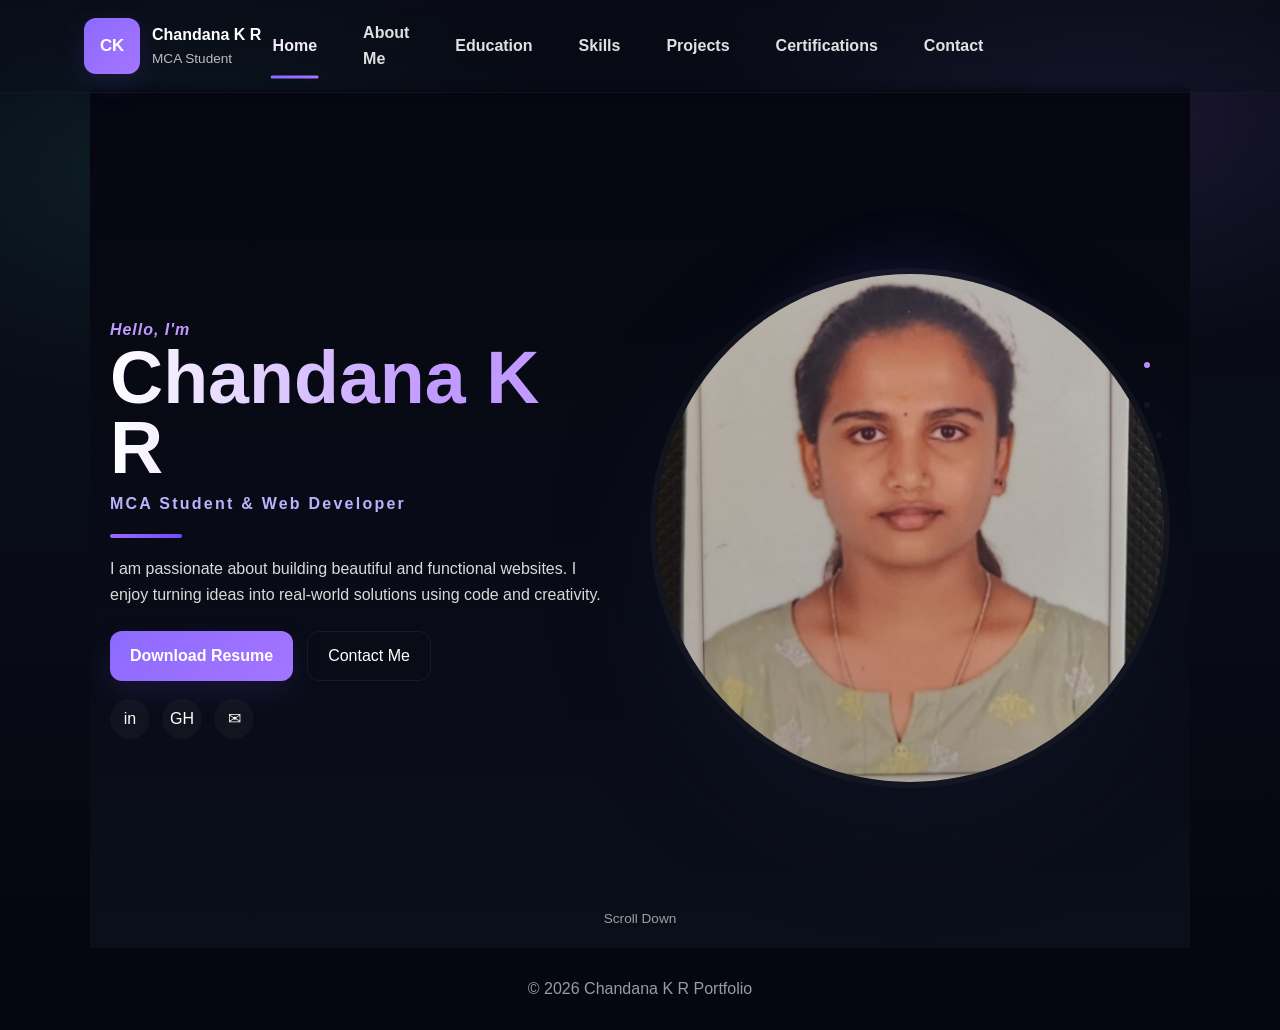
<file: index.html>
﻿<!DOCTYPE html>
<html>
<head>
    <title>Chandana K R Portfolio</title>
    <meta name="viewport" content="width=device-width,initial-scale=1">
    <link rel="stylesheet" href="style.css">
</head>
<body>

<header class="topbar">
    <div class="topbar-inner">
        <div class="brand">
            <span class="brand-icon">CK</span>
            <div>
                <span class="brand-text">Chandana K R</span>
                <p class="brand-subtitle">MCA Student </p>
            </div>
        </div>

        <nav class="nav-menu">
            <a class="active" href="index.html">Home</a>
            <a href="about.html">About Me</a>
            <a href="education.html">Education</a>
            <a href="skills.html">Skills</a>
            <a href="projects.html">Projects</a>
            <a href="certificates.html">Certifications</a>
            <a href="contact.html">Contact</a>
        </nav>

    </div>
</header>

<section class="hero-landing">
    <div class="hero-inner">
        <div class="hero-left">
            <span class="hero-eyebrow">Hello, I'm</span>
            <h1>Chandana K R</h1>
            <p class="hero-title">MCA Student & Web Developer</p>
            <div class="hero-divider"></div>
            <p class="hero-lead">I am passionate about building beautiful and functional websites. I enjoy turning ideas into real-world solutions using code and creativity.</p>
            <div class="hero-ctas">
                <a class="cta primary" href="ChandanaKRresume.pdf" download>Download Resume</a>
                <a class="cta secondary" href="contact.html">Contact Me</a>
            </div>
            <div class="hero-social">
                <a href="https://linkedin.com" target="_blank" rel="noreferrer">in</a>
                <a href="https://github.com" target="_blank" rel="noreferrer">GH</a>
                <a href="mailto:krchandana2004@gmail.com">✉</a>
            </div>
        </div>

        <div class="hero-right">
            <div class="hero-image-shell">
                <img src="images/profile.jpg" alt="Chandana K R" class="hero-photo">
            </div>
        </div>
    </div>
</section>
<footer>
    <p>© 2026 Chandana K R Portfolio</p>
</footer>

<script src="script.js"></script>
</body>
</html>
</file>
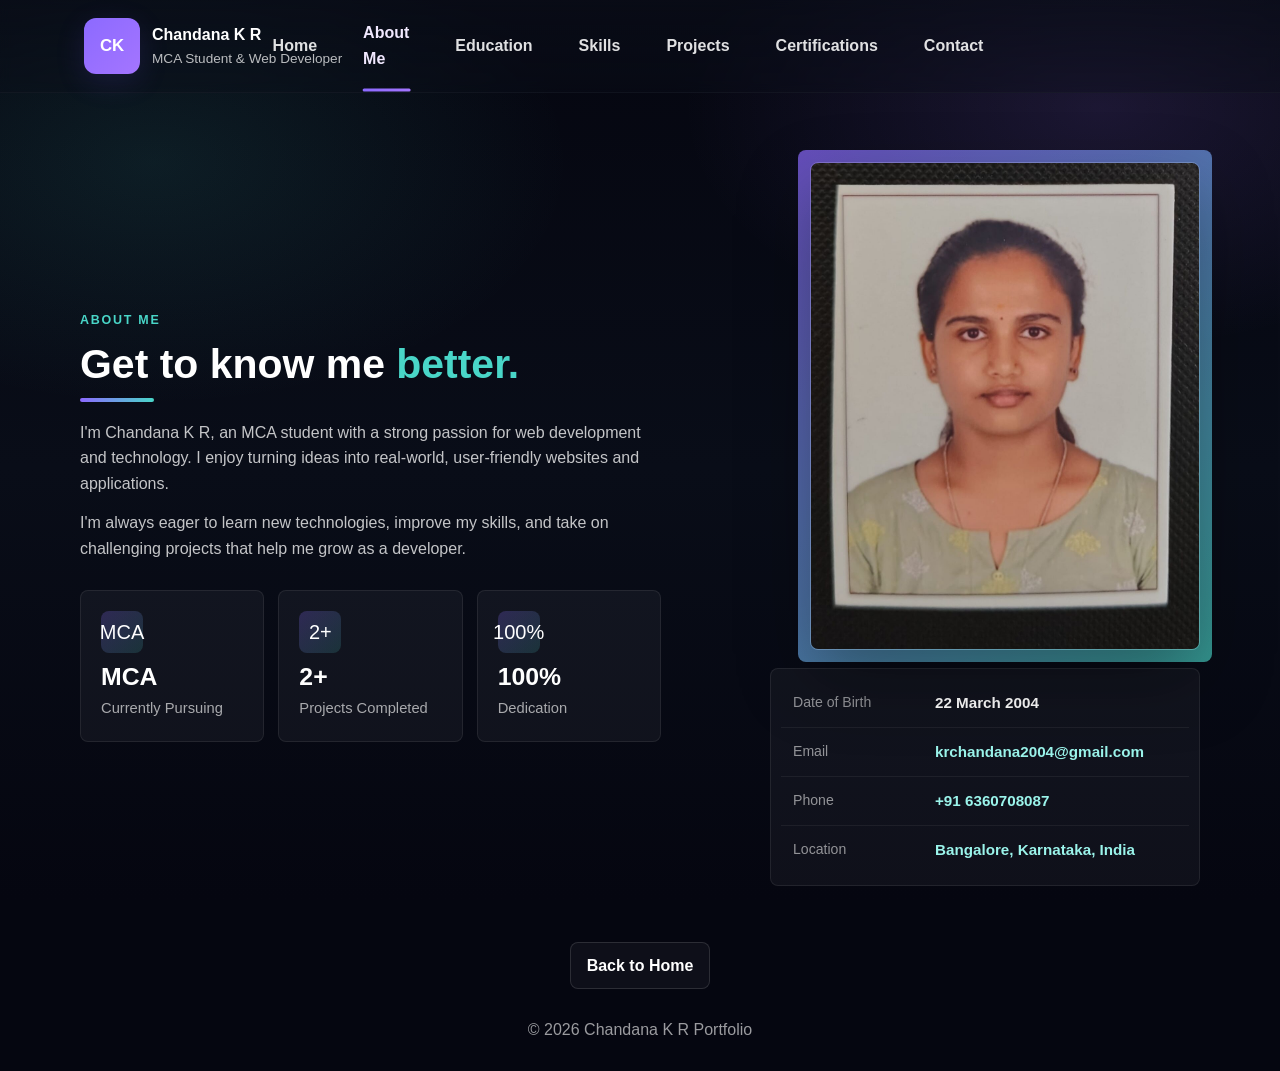
<file: about.html>
<!DOCTYPE html>
<html lang="en">
<head>
    <title>About | Chandana K R Portfolio</title>
    <meta name="viewport" content="width=device-width,initial-scale=1">
    <link rel="stylesheet" href="style.css">
</head>
<body>

<header class="topbar about-topbar">
    <div class="topbar-inner">
        <div class="brand">
            <span class="brand-icon">CK</span>
            <div>
                <span class="brand-text">Chandana K R</span>
                <p class="brand-subtitle">MCA Student & Web Developer</p>
            </div>
        </div>

        <nav class="nav-menu">
            <a href="index.html">Home</a>
            <a class="active" href="about.html">About Me</a>
            <a href="education.html">Education</a>
            <a href="skills.html">Skills</a>
            <a href="projects.html">Projects</a>
            <a href="certificates.html">Certifications</a>
            <a href="contact.html">Contact</a>
        </nav>
    </div>
</header>

<section class="about-section">
    <div class="about-inner">
        <div class="about-copy">
            <span class="section-label">About Me</span>
            <h2>Get to know me <span>better.</span></h2>
            <p>I'm Chandana K R, an MCA student with a strong passion for web development and technology. I enjoy turning ideas into real-world, user-friendly websites and applications.</p>
            <p>I'm always eager to learn new technologies, improve my skills, and take on challenging projects that help me grow as a developer.</p>

            <div class="about-cards">
                <div class="stat-card">
                    <div class="stat-icon">MCA</div>
                    <h3>MCA</h3>
                    <p>Currently Pursuing</p>
                </div>
                <div class="stat-card">
                    <div class="stat-icon">2+</div>
                    <h3>2+</h3>
                    <p>Projects Completed</p>
                </div>
                <div class="stat-card">
                    <div class="stat-icon">100%</div>
                    <h3>100%</h3>
                    <p>Dedication</p>
                </div>
            </div>
        </div>

        <div class="about-visual">
            <div class="about-image-shell">
                <img src="images/profile.jpg" alt="Chandana K R" class="about-photo">
            </div>
            <div class="about-details">
                <div class="detail-row"><span>Date of Birth</span><strong>22 March 2004</strong></div>
                <div class="detail-row"><span>Email</span><strong><a href="mailto:krchandana2004@gmail.com">krchandana2004@gmail.com</a></strong></div>
                <div class="detail-row"><span>Phone</span><strong><a href="tel:+916360708087">+91 6360708087</a></strong></div>
                <div class="detail-row"><span>Location</span><strong><a href="https://maps.app.goo.gl/kTSpjBqCXLwAWsDP6" target="_blank" rel="noopener">Bangalore, Karnataka, India</a></strong></div>
            </div>
        </div>
    </div>
</section>

<div class="back-home-bottom">
    <a class="btn ghost" href="index.html">Back to Home</a>
</div>

<footer>
    <p>&copy; 2026 Chandana K R Portfolio</p>
</footer>

</body>
</html>
</file>
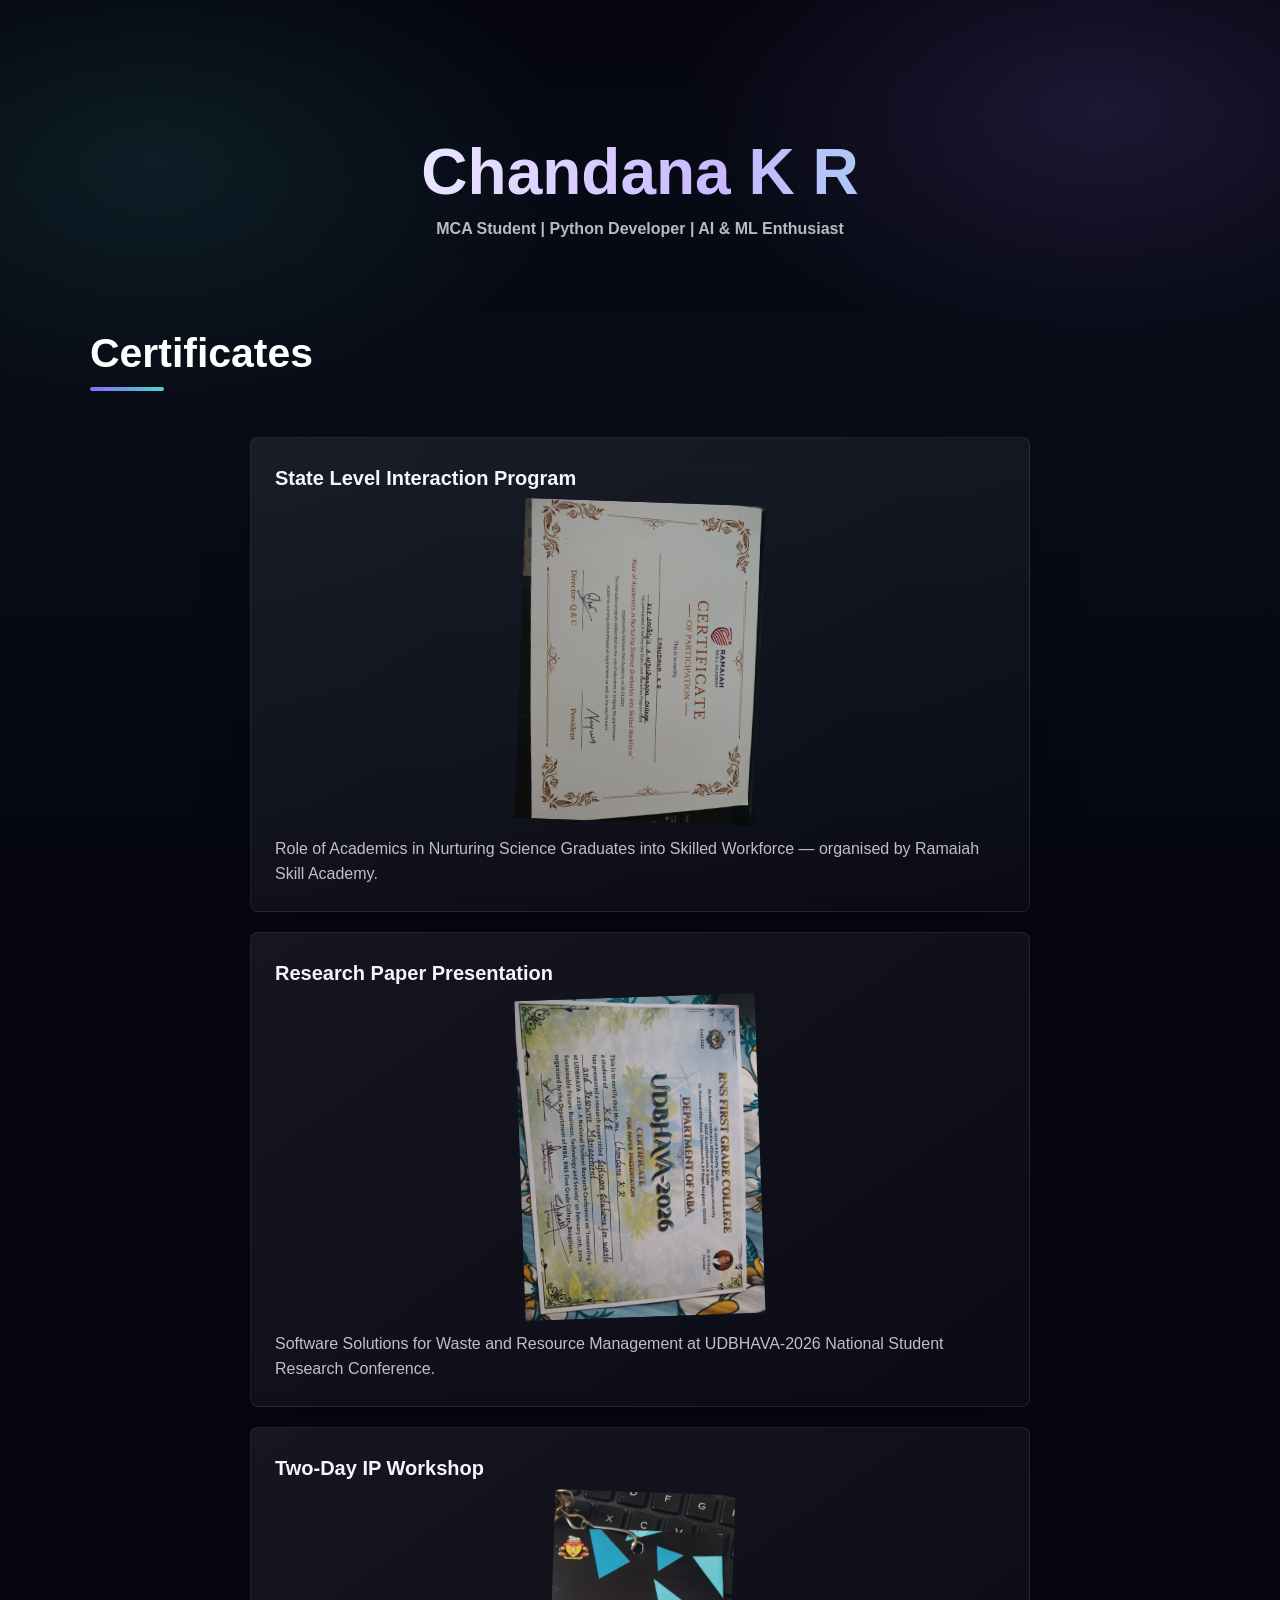
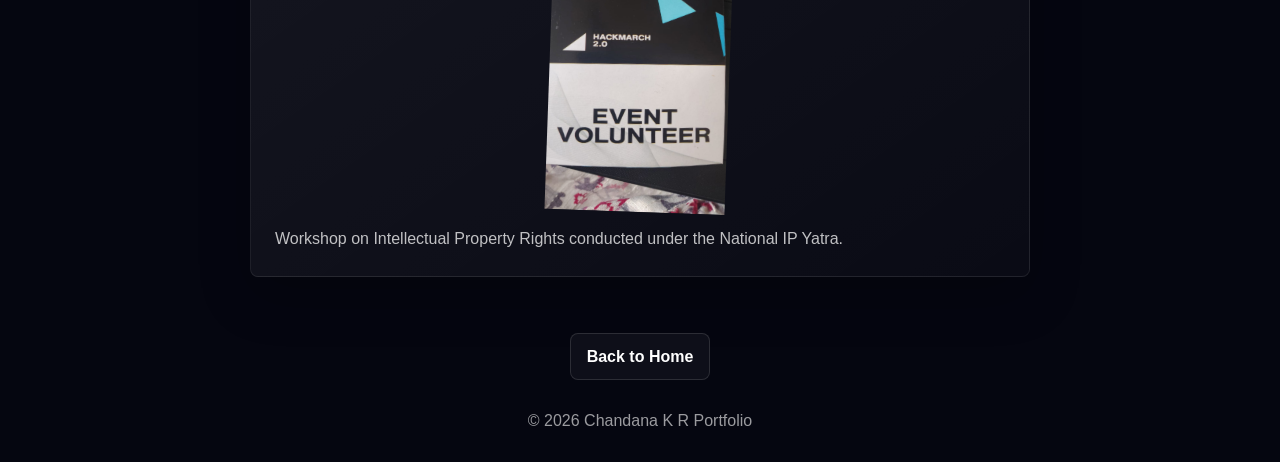
<file: certificates.html>
<!DOCTYPE html>
<html>
<head>
    <title>Certificates | Chandana K R Portfolio</title>
    <meta name="viewport" content="width=device-width,initial-scale=1">
    <link rel="stylesheet" href="style.css">
</head>
<body>

<header>
    <h1>Chandana K R</h1>
    <p>MCA Student | Python Developer | AI & ML Enthusiast</p>
</header>

<section class="certificates-section">
    <h2>Certificates</h2>

    <div class="card">
        <h3>State Level Interaction Program</h3>
        <img src="images/certificate1.jpeg" alt="Certificate 1" class="certificate-photo">
        <p>Role of Academics in Nurturing Science Graduates into Skilled Workforce — organised by Ramaiah Skill Academy.</p>
    </div>

    <div class="card">
        <h3>Research Paper Presentation</h3>
        <img src="images/certificate2.jpeg" alt="Certificate 2" class="certificate-photo">
        <p>Software Solutions for Waste and Resource Management at UDBHAVA-2026 National Student Research Conference.</p>
    </div>

    <div class="card">
        <h3>Two-Day IP Workshop</h3>
        <img src="images/event.jpeg" alt="Certificate 3" class="certificate-photo">
        <p>Workshop on Intellectual Property Rights conducted under the National IP Yatra.</p>
    </div>
</section>

<div class="back-home-bottom">
    <a class="btn ghost" href="index.html">Back to Home</a>
</div>

<footer>
    <p>© 2026 Chandana K R Portfolio</p>
</footer>

</body>
</html>
</file>
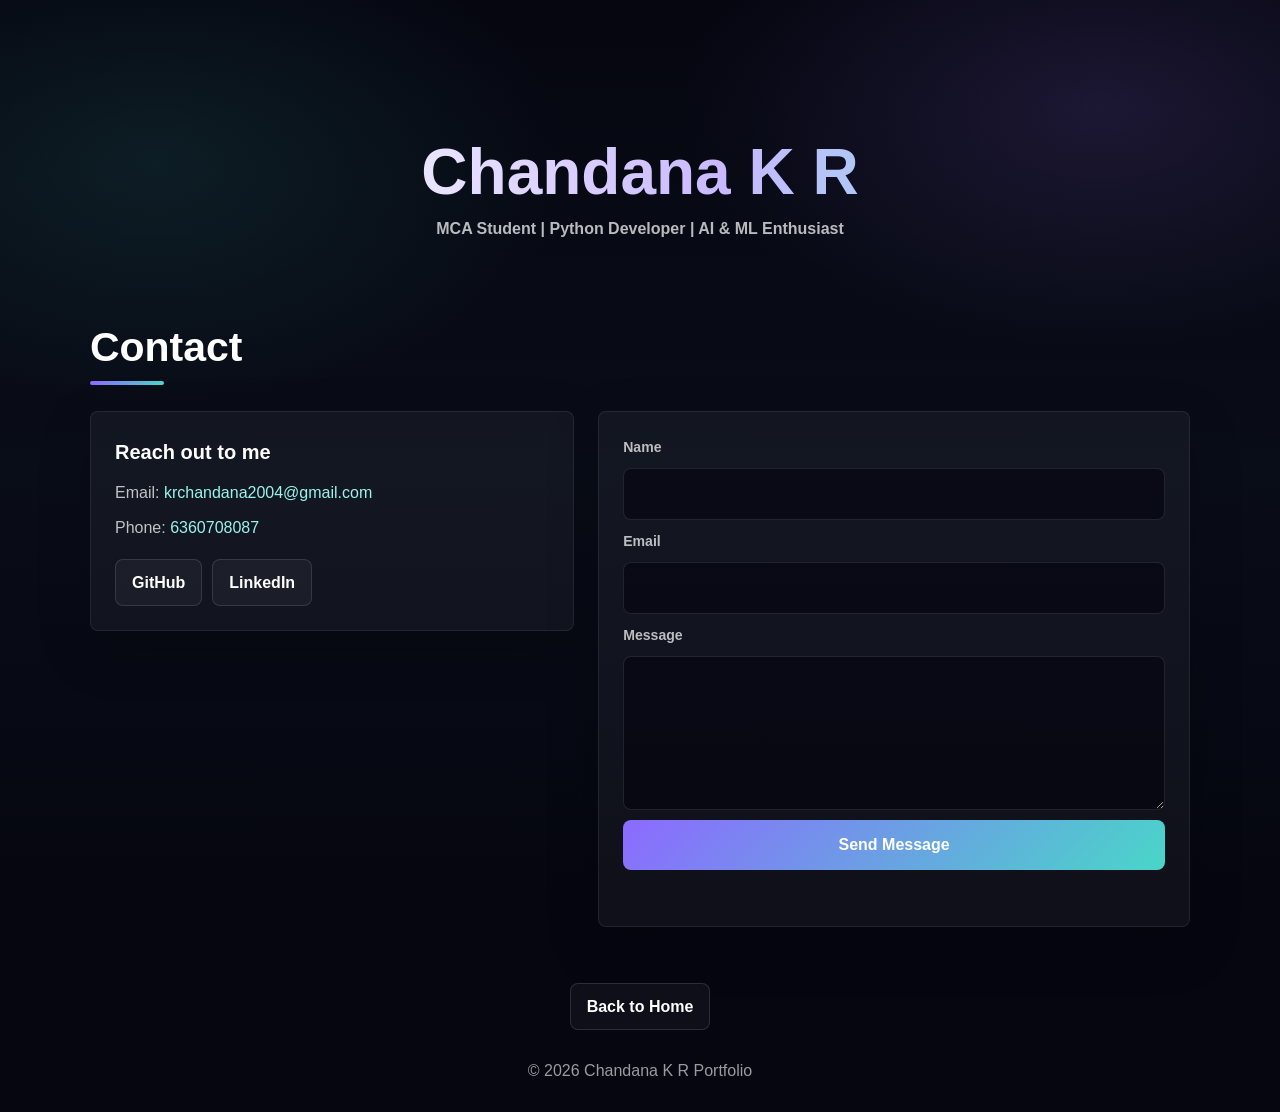
<file: contact.html>
<!DOCTYPE html>
<html>
<head>
    <title>Contact | Chandana K R Portfolio</title>
    <meta name="viewport" content="width=device-width,initial-scale=1">
    <link rel="stylesheet" href="style.css">
</head>
<body>

<header>
    <div class="hero-top">
        <div>
            <h1>Chandana K R</h1>
            <p class="subtitle">MCA Student | Python Developer | AI & ML Enthusiast</p>
        </div>
    </div>

</header>

<section class="section-block">
    <h2>Contact</h2>
    <div class="contact-grid">
        <div class="contact-details">
            <h3>Reach out to me</h3>
            <p>Email: <a href="mailto:krchandana2004@gmail.com">krchandana2004@gmail.com</a></p>
            <p>Phone: <a href="tel:+916360708087">6360708087</a></p>
            <div class="social-links">
                <a href="https://github.com/" target="_blank" rel="noopener noreferrer">GitHub</a>
                <a href="www.linkedin.com/in/chandana-kr-chandana-kr-3a1a26289" target="_blank" rel="noopener noreferrer">LinkedIn</a>
            </div>
        </div>
        <iframe name="contact-submit-frame" class="contact-submit-frame" title="Contact form submission"></iframe>
        <form id="contact-form" class="contact-form" action="https://flowform.to/submit" method="POST" target="contact-submit-frame">
            <input type="hidden" name="_to" value="krchandana2004@gmail.com">
            <input type="hidden" name="_subject" value="Portfolio contact from website">
            <input type="hidden" name="_replyto" id="replyto" value="">
            <label for="name">Name</label>
            <input type="text" id="name" name="name" required>
            <label for="email">Email</label>
            <input type="email" id="email" name="email" required>
            <label for="message">Message</label>
            <textarea id="message" name="message" rows="5" required></textarea>
            <button type="submit" class="button">Send Message</button>
            <p id="form-status" class="form-status"></p>
        </form>
    </div>
</section>

<div class="back-home-bottom">
    <a class="btn ghost" href="index.html">Back to Home</a>
</div>

<footer>
    <p>© 2026 Chandana K R Portfolio</p>
</footer>

<script src="script.js"></script>
</body>
</html>
</file>
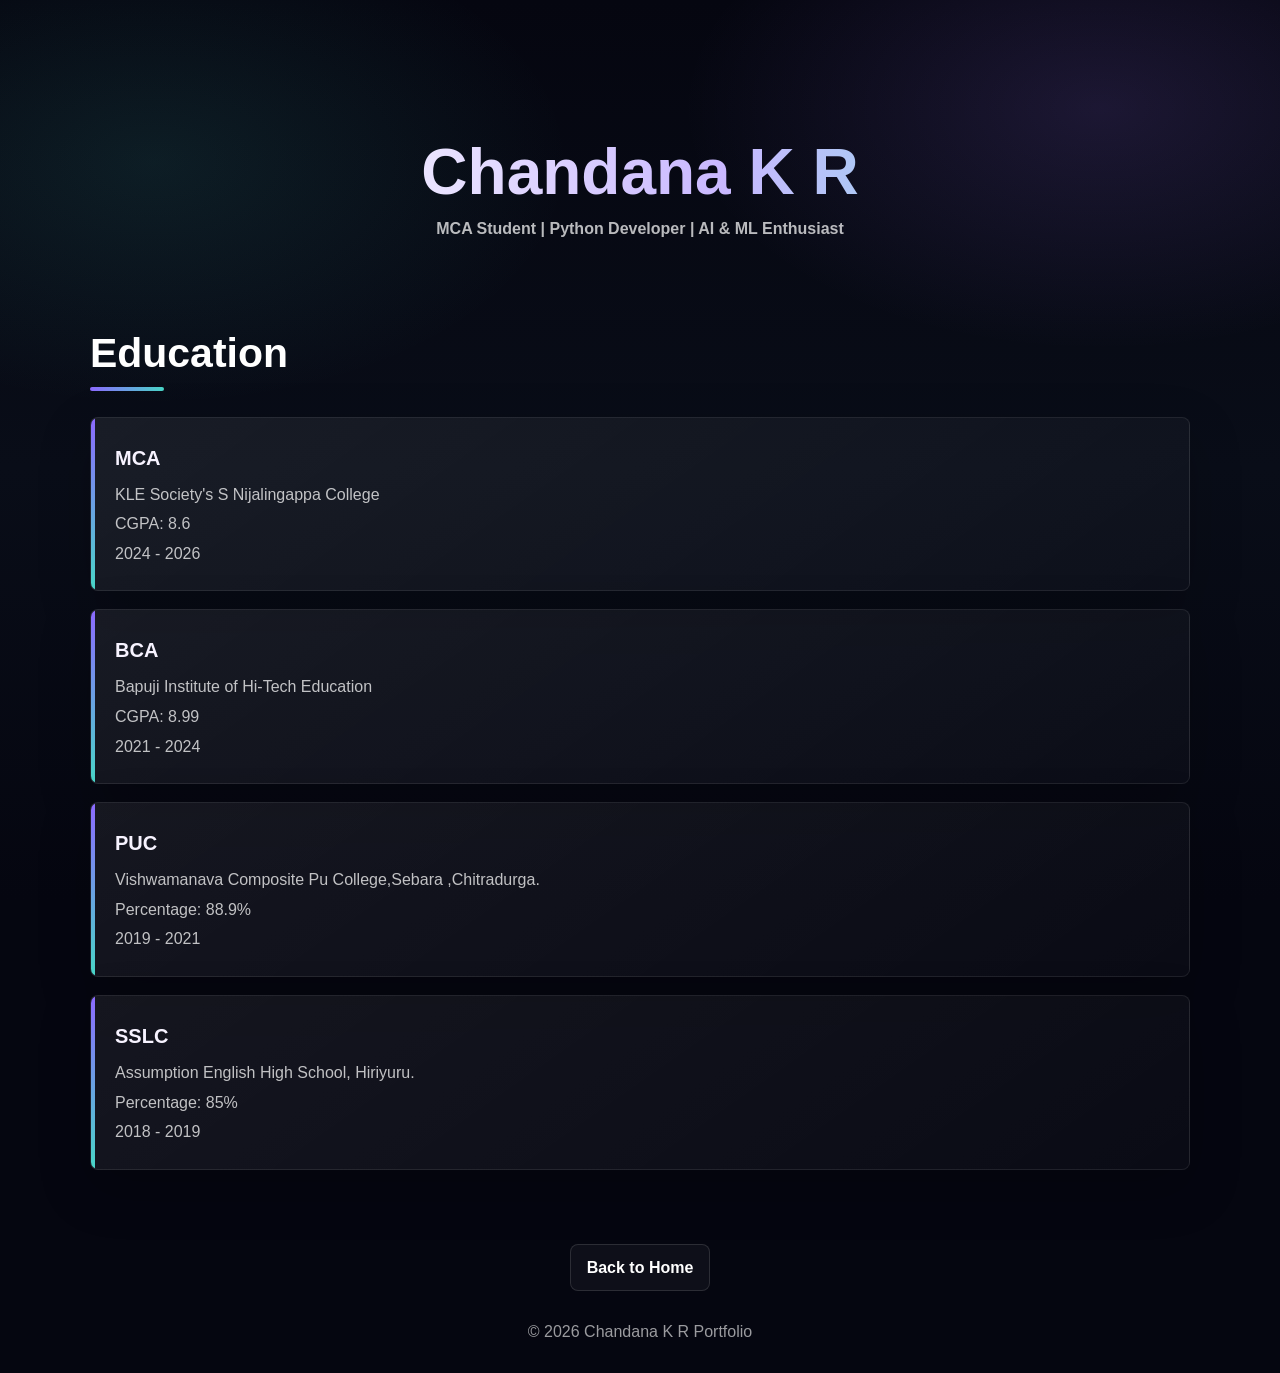
<file: education.html>
<!DOCTYPE html>
<html>
<head>
    <title>Education | Chandana K R Portfolio</title>
    <meta name="viewport" content="width=device-width,initial-scale=1">
    <link rel="stylesheet" href="style.css">
</head>
<body>

<header>
    <h1>Chandana K R</h1>
    <p>MCA Student | Python Developer | AI & ML Enthusiast</p>
</header>

<section>
    <h2>Education</h2>

    <div class="card">
        <h3>MCA</h3>
        <p>KLE Society's S Nijalingappa College</p>
        <p>CGPA: 8.6</p>
        <p>2024 - 2026</p>
    </div>

    <div class="card">
        <h3>BCA</h3>
        <p>Bapuji Institute of Hi-Tech Education</p>
        <p>CGPA: 8.99</p>
        <p>2021 - 2024</p>
    </div>
    <div class="card">
        <h3>PUC</h3>
        <p>Vishwamanava Composite Pu College,Sebara ,Chitradurga.</p>
        <p>Percentage: 88.9%</p>
        <p>2019 - 2021</p>
    </div>
    <div class="card">
        <h3>SSLC</h3>
        <p>Assumption English High School, Hiriyuru.</p>
        <p>Percentage: 85%</p>
        <p>2018 - 2019</p>
    </div>
</section>

<div class="back-home-bottom">
    <a class="btn ghost" href="index.html">Back to Home</a>
</div>

<footer>
    <p>© 2026 Chandana K R Portfolio</p>
</footer>

</body>
</html>
</file>
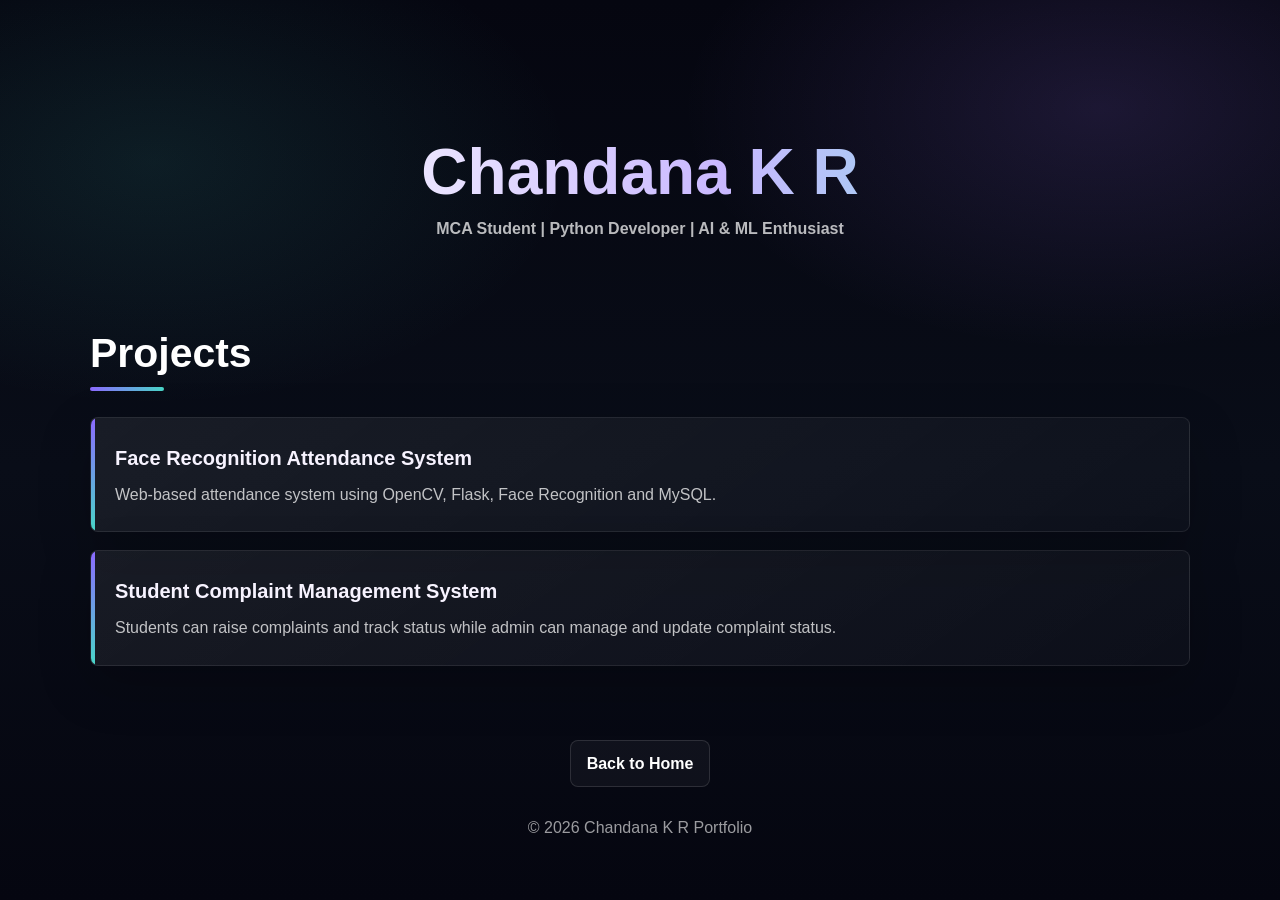
<file: projects.html>
<!DOCTYPE html>
<html>
<head>
    <title>Projects | Chandana K R Portfolio</title>
    <meta name="viewport" content="width=device-width,initial-scale=1">
    <link rel="stylesheet" href="style.css">
</head>
<body>

<header>
    <h1>Chandana K R</h1>
    <p>MCA Student | Python Developer | AI & ML Enthusiast</p>
</header>

<section>
    <h2>Projects</h2>

    <div class="card">
        <h3>Face Recognition Attendance System</h3>
        <p>Web-based attendance system using OpenCV, Flask, Face Recognition and MySQL.</p>
    </div>

    <div class="card">
        <h3>Student Complaint Management System</h3>
        <p>Students can raise complaints and track status while admin can manage and update complaint status.</p>
    </div>
</section>

<div class="back-home-bottom">
    <a class="btn ghost" href="index.html">Back to Home</a>
</div>

<footer>
    <p>© 2026 Chandana K R Portfolio</p>
</footer>

</body>
</html>
</file>
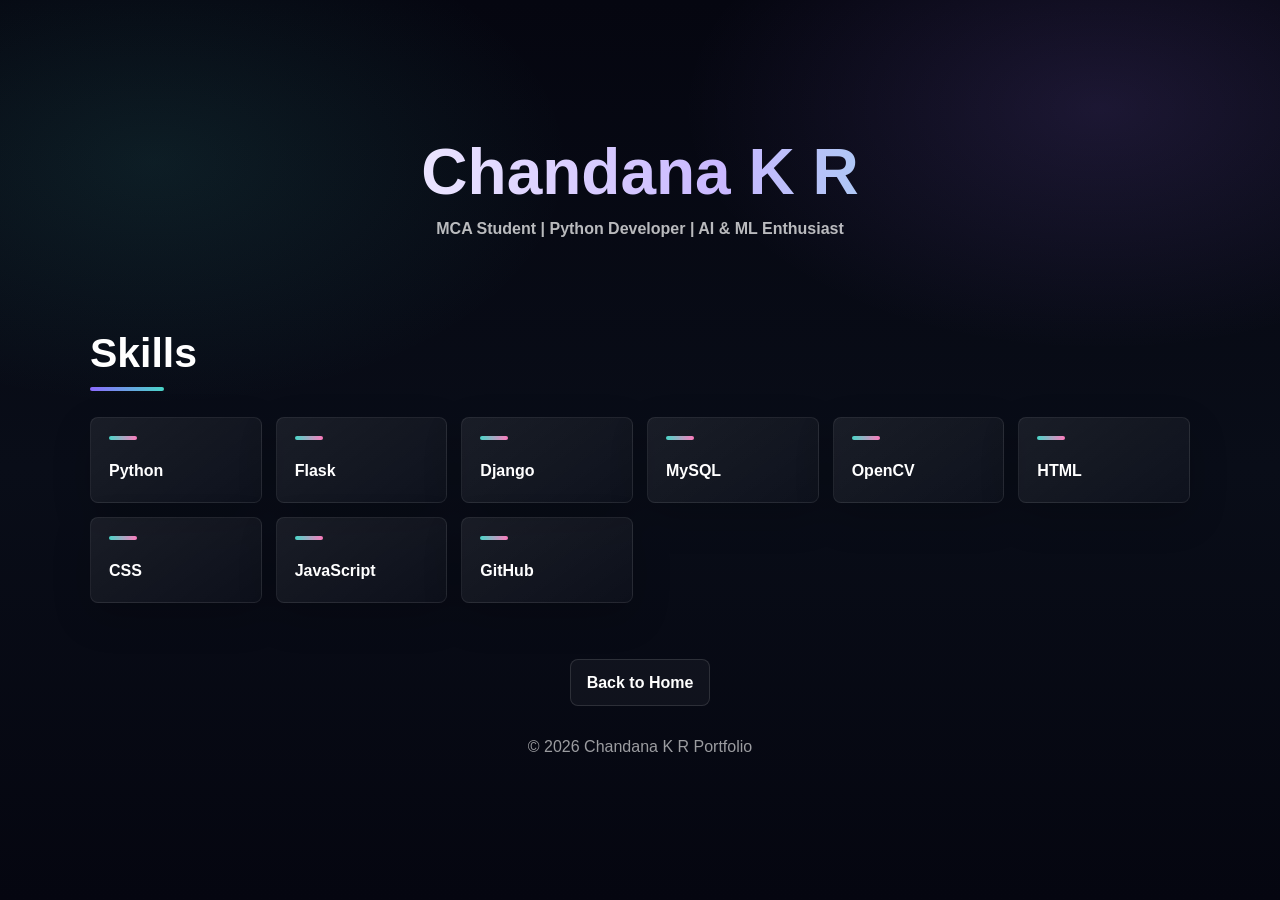
<file: skills.html>
<!DOCTYPE html>
<html>
<head>
    <title>Skills | Chandana K R Portfolio</title>
    <meta name="viewport" content="width=device-width,initial-scale=1">
    <link rel="stylesheet" href="style.css">
</head>
<body>

<header>
    <h1>Chandana K R</h1>
    <p>MCA Student | Python Developer | AI & ML Enthusiast</p>
</header>

<section>
    <h2>Skills</h2>

    <ul>
        <li>Python</li>
        <li>Flask</li>
        <li>Django</li>
        <li>MySQL</li>
        <li>OpenCV</li>
        <li>HTML</li>
        <li>CSS</li>
        <li>JavaScript</li>
        <li>GitHub</li>
    </ul>
</section>

<div class="back-home-bottom">
    <a class="btn ghost" href="index.html">Back to Home</a>
</div>

<footer>
    <p>© 2026 Chandana K R Portfolio</p>
</footer>

</body>
</html>
</file>
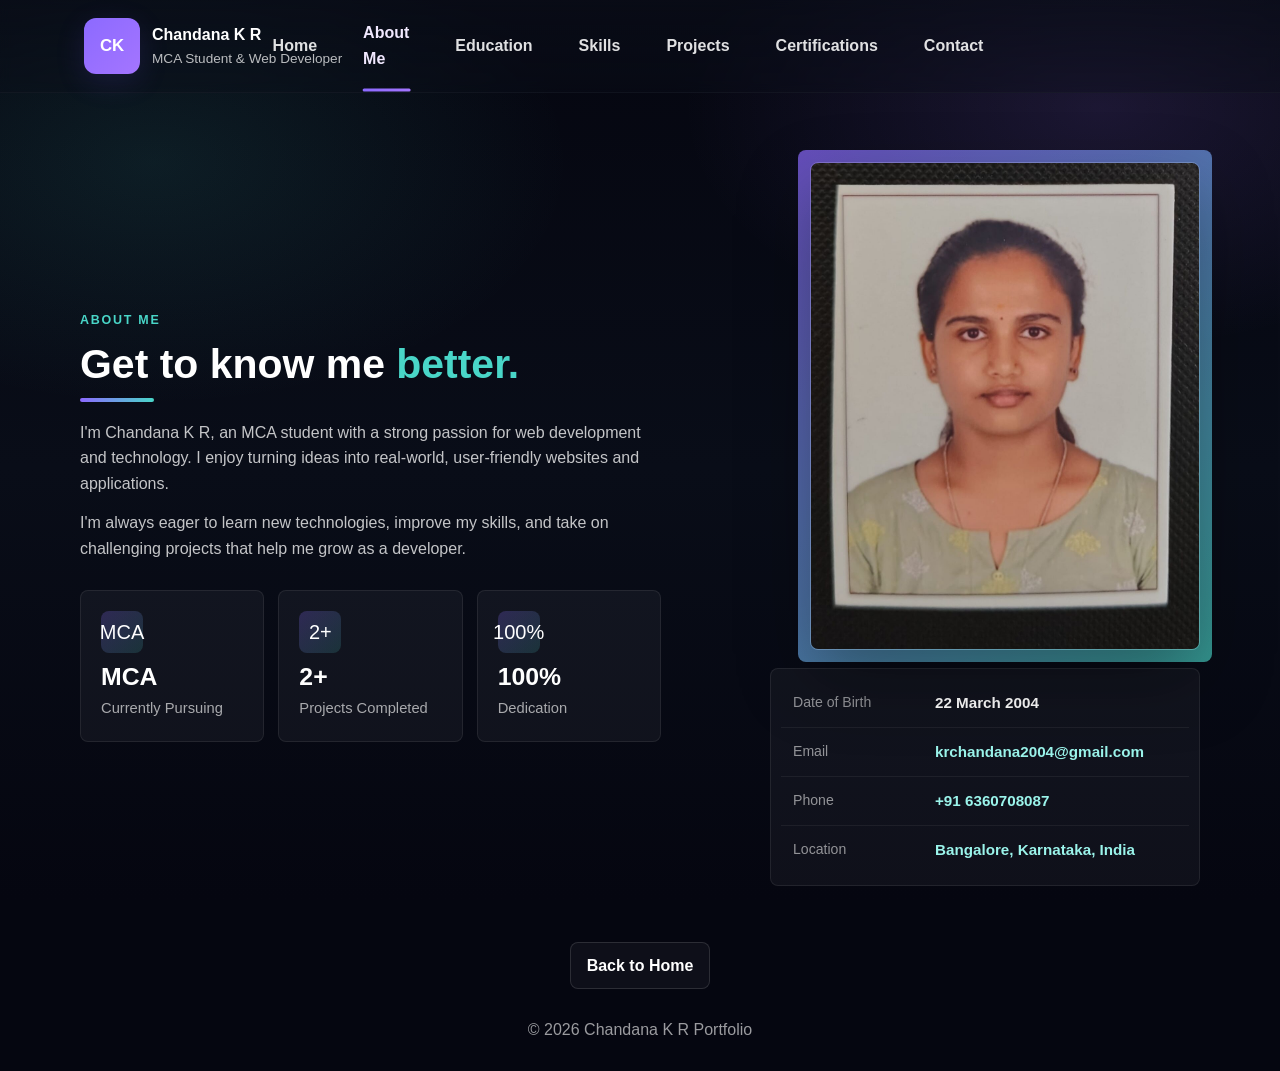
<file: images/about.html>
<!DOCTYPE html>
<html lang="en">
<head>
    <title>About | Chandana K R Portfolio</title>
    <meta name="viewport" content="width=device-width,initial-scale=1">
    <link rel="stylesheet" href="../style.css">
</head>
<body>

<header class="topbar about-topbar">
    <div class="topbar-inner">
        <div class="brand">
            <span class="brand-icon">CK</span>
            <div>
                <span class="brand-text">Chandana K R</span>
                <p class="brand-subtitle">MCA Student & Web Developer</p>
            </div>
        </div>

        <nav class="nav-menu">
            <a href="../index.html">Home</a>
            <a class="active" href="../about.html">About Me</a>
            <a href="../education.html">Education</a>
            <a href="../skills.html">Skills</a>
            <a href="../projects.html">Projects</a>
            <a href="../certificates.html">Certifications</a>
            <a href="../contact.html">Contact</a>
        </nav>
    </div>
</header>

<section class="about-section">
    <div class="about-inner">
        <div class="about-copy">
            <span class="section-label">About Me</span>
            <h2>Get to know me <span>better.</span></h2>
            <p>I'm Chandana K R, an MCA student with a strong passion for web development and technology. I enjoy turning ideas into real-world, user-friendly websites and applications.</p>
            <p>I'm always eager to learn new technologies, improve my skills, and take on challenging projects that help me grow as a developer.</p>

            <div class="about-cards">
                <div class="stat-card">
                    <div class="stat-icon">MCA</div>
                    <h3>MCA</h3>
                    <p>Currently Pursuing</p>
                </div>
                <div class="stat-card">
                    <div class="stat-icon">2+</div>
                    <h3>2+</h3>
                    <p>Projects Completed</p>
                </div>
                <div class="stat-card">
                    <div class="stat-icon">100%</div>
                    <h3>100%</h3>
                    <p>Dedication</p>
                </div>
            </div>
        </div>

        <div class="about-visual">
            <div class="about-image-shell">
                <img src="profile.jpg" alt="Chandana K R" class="about-photo">
            </div>
            <div class="about-details">
                <div class="detail-row"><span>Date of Birth</span><strong>22 March 2004</strong></div>
                <div class="detail-row"><span>Email</span><strong><a href="mailto:krchandana2004@gmail.com">krchandana2004@gmail.com</a></strong></div>
                <div class="detail-row"><span>Phone</span><strong><a href="tel:+916360708087">+91 6360708087</a></strong></div>
                <div class="detail-row"><span>Location</span><strong><a href="https://maps.app.goo.gl/kTSpjBqCXLwAWsDP6" target="_blank" rel="noopener">Bangalore, Karnataka, India</a></strong></div>
            </div>
        </div>
    </div>
</section>

<div class="back-home-bottom">
    <a class="btn ghost" href="../index.html">Back to Home</a>
</div>

<footer>
    <p>&copy; 2026 Chandana K R Portfolio</p>
</footer>

</body>
</html>
</file>
<file: style.css>
/* Reset and base */
*{box-sizing:border-box;margin:0;padding:0}
:root{
  --bg:#050610;
  --surface:#0b0f1a;
  --surface-2:#101625;
  --muted:rgba(255,255,255,0.6);
  --text:#ffffff;
  --accent-start:#8c6aff;
  --accent-end:#a475ff;
  --accent-cyan:#49d6c8;
  --accent-pink:#ff7bbd;
  --line:rgba(255,255,255,0.08);
}
html,body{height:100%}
body{font-family: Inter, Arial, Helvetica, sans-serif; background:var(--bg); color:var(--text); line-height:1.6; overflow-x:hidden; padding-top:88px}
a{color:inherit}
img{max-width:100%;display:block}

/* Topbar */
.topbar{position:fixed;left:0;right:0;top:0;z-index:200;background:linear-gradient(180deg,rgba(11,15,26,0.6),rgba(11,15,26,0.35));backdrop-filter:blur(6px);border-bottom:1px solid rgba(255,255,255,0.03)}
.topbar-inner{max-width:1200px;margin:0 auto;display:flex;align-items:center;justify-content:space-between;padding:18px 24px;position:relative}
.brand{display:flex;align-items:center;gap:12px}
.brand-icon{width:56px;height:56px;border-radius:12px;display:flex;align-items:center;justify-content:center;background:linear-gradient(135deg,var(--accent-start),var(--accent-end));color:#fff;font-weight:700;font-size:1.05rem;box-shadow:0 8px 30px rgba(124,86,255,0.14)}
.brand-text{font-weight:700;color:#fff;line-height:1}
.brand-subtitle{font-size:0.85rem;color:rgba(255,255,255,0.72)}

/* Centered navigation (fixed center with spacing) */
.nav-menu{position:absolute;left:49%;top:50%;transform:translate(-50%,-50%);display:flex;gap:30px;align-items:center}
.nav-menu a{color:rgba(255,255,255,0.88);text-decoration:none;padding:6px 8px;position:relative;font-weight:600;display:inline-block}
.nav-menu a::after{content:'';position:absolute;left:50%;transform:translateX(-50%);bottom:-14px;width:0;height:3px;border-radius:999px;background:linear-gradient(90deg,var(--accent-start),var(--accent-end));transition:width .22s ease}
.nav-menu a:hover::after{width:36px}
.nav-menu a.active{color:#f1e9ff}
.nav-menu a.active::after{width:48px}

/* Keep the centered nav clear of the brand */
.topbar-inner{padding-left:44px;padding-right:28px}
.brand{z-index:10}

/* Hero (dark purple) */
.hero-landing{background:radial-gradient(900px 480px at 78% 50%, rgba(124,86,255,0.12), transparent 18%), linear-gradient(180deg,#050610 0%, #0b0f1a 100%);padding-top:140px;padding-bottom:120px;position:relative;overflow:hidden}
.hero-inner{max-width:1200px;margin:0 auto;display:grid;grid-template-columns:1.05fr .95fr;gap:48px;align-items:center;padding:40px 20px}
.hero-left{z-index:5}
.hero-eyebrow{color:#c19aff;font-style:italic;font-weight:700;letter-spacing:.06em;text-transform:none;margin-bottom:6px}
.hero-left h1{font-size:clamp(3rem,6vw,4.6rem);line-height:0.95;margin:0;font-weight:800;background:linear-gradient(90deg,#ffffff 0%, #c19aff 65%);-webkit-background-clip:text;background-clip:text;color:transparent}
.hero-title{color:#bfb0ff;font-weight:700;letter-spacing:.14em;margin-top:8px}
.hero-divider{width:72px;height:4px;background:linear-gradient(90deg,#9b6bff,#6f4cff);border-radius:999px;margin:18px 0}
.hero-lead{color:rgba(255,255,255,0.85);max-width:640px;font-size:1rem}
.hero-ctas{display:flex;gap:14px;margin-top:24px;flex-wrap:wrap}
.cta{display:inline-flex;align-items:center;justify-content:center;padding:12px 20px;border-radius:12px;text-decoration:none}
.cta.primary{background:linear-gradient(135deg,var(--accent-start),var(--accent-end));color:#fff;font-weight:700;box-shadow:0 12px 30px rgba(124,86,255,0.12)}
.cta.secondary{background:transparent;border:1px solid rgba(255,255,255,0.06);color:#fff;padding:11px 20px}
.hero-social{display:flex;gap:12px;margin-top:18px}
.hero-social a{width:40px;height:40px;border-radius:999px;display:inline-flex;align-items:center;justify-content:center;background:rgba(255,255,255,0.03);color:#fff;text-decoration:none}
.hero-right{position:relative;display:flex;justify-content:flex-end}
.hero-image-shell{width:520px;height:520px;border-radius:50%;position:relative}
.hero-image-shell::before{content:'';position:absolute;right:-40px;top:-40px;width:520px;height:520px;border-radius:50%;background:radial-gradient(circle at 40% 30%, rgba(124,86,255,0.22), transparent 35%);filter:blur(18px);z-index:1}
.hero-photo{width:520px;height:520px;border-radius:50%;object-fit:cover;border:6px solid rgba(255,255,255,0.04);box-shadow:0 45px 90px rgba(16,19,38,0.5);position:relative;z-index:2}
.hero-right::after{content:'';position:absolute;right:48px;top:22%;width:64px;height:64px;border-radius:50%;background:radial-gradient(circle at 30% 30%, rgba(255,255,255,0.06), transparent 40%);z-index:3}
.hero-right::before{content:'';position:absolute;right:20px;top:18%;width:6px;height:6px;background:rgba(193,154,255,0.95);border-radius:50%;box-shadow:0 40px 0 rgba(193,154,255,0.08),12px 70px 0 rgba(193,154,255,0.06);z-index:4}
.hero-landing::after{content:'Scroll Down';position:absolute;left:50%;transform:translateX(-50%);bottom:18px;color:rgba(255,255,255,0.6);font-size:0.85rem}

/* Interior pages */
body::before{content:'';position:fixed;inset:0;z-index:-1;background:radial-gradient(720px 420px at 12% 18%,rgba(73,214,200,0.1),transparent 58%),radial-gradient(760px 440px at 86% 12%,rgba(164,117,255,0.14),transparent 55%),linear-gradient(180deg,#050610 0%,#090d18 52%,#050610 100%)}
body > header:not(.topbar){max-width:1100px;margin:0 auto 18px;padding:52px 24px 24px;text-align:center}
body > header:not(.topbar) h1{font-size:clamp(2.2rem,5vw,4rem);line-height:1;font-weight:800;background:linear-gradient(90deg,#fff 12%,#c9b8ff 58%,#74eadf 100%);-webkit-background-clip:text;background-clip:text;color:transparent}
body > header:not(.topbar) p,.subtitle{margin-top:12px;color:rgba(255,255,255,0.72);font-weight:600}
section{width:min(1100px,calc(100% - 40px));margin:0 auto;padding:48px 0}
section h2{font-size:clamp(1.8rem,3.2vw,2.8rem);line-height:1.05;margin-bottom:26px;position:relative}
section h2::after{content:'';display:block;width:74px;height:4px;border-radius:999px;margin-top:12px;background:linear-gradient(90deg,var(--accent-start),var(--accent-cyan))}
.section-label{display:inline-block;margin-bottom:12px;color:var(--accent-cyan);font-size:0.78rem;font-weight:800;letter-spacing:.14em;text-transform:uppercase}
.card{background:linear-gradient(145deg,rgba(255,255,255,0.065),rgba(255,255,255,0.025));border:1px solid var(--line);border-radius:8px;padding:24px;margin-bottom:18px;box-shadow:0 18px 52px rgba(0,0,0,0.22)}
.card h3{font-size:1.25rem;margin-bottom:8px;color:#f7f3ff}
.card p{color:rgba(255,255,255,0.74);margin-top:4px}
.card:hover{border-color:rgba(73,214,200,0.28);transform:translateY(-2px);transition:border-color .2s ease,transform .2s ease}

/* About */
.about-section{width:100%;padding:74px 20px 48px}
.about-inner{max-width:1120px;margin:0 auto;display:grid;grid-template-columns:1.08fr .92fr;gap:44px;align-items:center}
.about-copy h2{margin-bottom:18px}
.about-copy h2 span{color:var(--accent-cyan)}
.about-copy p{max-width:650px;color:rgba(255,255,255,0.76);margin-bottom:14px}
.about-cards{display:grid;grid-template-columns:repeat(3,1fr);gap:14px;margin-top:28px}
.stat-card{min-height:136px;padding:20px;border-radius:8px;background:rgba(255,255,255,0.045);border:1px solid var(--line)}
.stat-icon{width:42px;height:42px;border-radius:8px;display:flex;align-items:center;justify-content:center;margin-bottom:12px;background:linear-gradient(135deg,rgba(140,106,255,0.24),rgba(73,214,200,0.16));font-size:1.25rem}
.stat-card h3{font-size:1.55rem;line-height:1;color:#fff}
.stat-card p{margin:8px 0 0;color:rgba(255,255,255,0.64);font-size:0.92rem}
.about-visual{display:grid;gap:18px}
.about-image-shell{position:relative;width:min(390px,100%);margin-left:auto}
.about-image-shell::before{content:'';position:absolute;inset:-12px;border-radius:8px;background:linear-gradient(135deg,var(--accent-start),var(--accent-cyan));opacity:.7;z-index:-1}
.about-photo{width:100%;aspect-ratio:4/5;object-fit:cover;border-radius:8px;border:1px solid rgba(255,255,255,0.16);box-shadow:0 28px 70px rgba(0,0,0,0.34)}
.about-details{width:min(430px,100%);margin-left:auto;border:1px solid var(--line);border-radius:8px;background:rgba(255,255,255,0.045);padding:10px}
.detail-row{display:grid;grid-template-columns:128px 1fr;gap:14px;padding:12px;border-bottom:1px solid rgba(255,255,255,0.06)}
.detail-row:last-child{border-bottom:0}
.detail-row span{color:rgba(255,255,255,0.55);font-size:0.88rem}
.detail-row strong{font-size:0.95rem;overflow-wrap:anywhere}
.detail-row a{color:#9bf4eb;text-decoration:none}

/* Skills */
section > ul{list-style:none;display:grid;grid-template-columns:repeat(auto-fit,minmax(150px,1fr));gap:14px}
section > ul li{position:relative;min-height:86px;display:flex;align-items:flex-end;padding:18px;border:1px solid var(--line);border-radius:8px;background:linear-gradient(145deg,rgba(255,255,255,0.07),rgba(255,255,255,0.025));font-weight:800;color:#fff;box-shadow:0 14px 38px rgba(0,0,0,0.2)}
section > ul li::before{content:'';position:absolute;left:18px;top:18px;width:28px;height:4px;border-radius:999px;background:linear-gradient(90deg,var(--accent-cyan),var(--accent-pink))}
section > ul li:hover{border-color:rgba(255,123,189,0.35);transform:translateY(-2px);transition:border-color .2s ease,transform .2s ease}

/* Education and projects */
section:not(.about-section):not(.hero-landing):not(.certificates-section):not(.section-block) .card{position:relative;overflow:hidden}
section:not(.about-section):not(.hero-landing):not(.certificates-section):not(.section-block) .card::before{content:'';position:absolute;left:0;top:0;bottom:0;width:4px;background:linear-gradient(180deg,var(--accent-start),var(--accent-cyan))}

/* Certificates specific */
.certificates-section{display:grid;gap:20px}
.certificates-section .card{max-width:780px;width:100%;margin:0 auto}
.certificates-section img{width:100%;max-width:680px;max-height:320px;object-fit:contain;border-radius:14px;margin:0 auto 14px;display:block}
.card:nth-child(odd) img{transform:rotate(-2deg)}
.card:nth-child(even) img{transform:rotate(2deg)}

/* Contact */
.section-block{padding-top:42px}
.contact-grid{display:grid;grid-template-columns:.9fr 1.1fr;gap:24px;align-items:start}
.contact-details,.contact-form{border:1px solid var(--line);border-radius:8px;background:rgba(255,255,255,0.045);padding:24px;box-shadow:0 18px 52px rgba(0,0,0,0.22)}
.contact-details h3{margin-bottom:12px;font-size:1.25rem}
.contact-details p{margin-bottom:10px;color:rgba(255,255,255,0.74)}
.contact-details a{color:#9bf4eb;text-decoration:none}
.social-links{display:flex;gap:10px;flex-wrap:wrap;margin-top:18px}
.social-links a,.btn.ghost{display:inline-flex;align-items:center;justify-content:center;min-height:42px;padding:10px 16px;border-radius:8px;border:1px solid rgba(255,255,255,0.12);background:rgba(255,255,255,0.04);text-decoration:none;color:#fff;font-weight:700}
.social-links a:hover,.btn.ghost:hover{border-color:rgba(73,214,200,0.38);background:rgba(73,214,200,0.08)}
.contact-form{display:grid;gap:10px}
.contact-form label{font-size:0.88rem;color:rgba(255,255,255,0.72);font-weight:700}
.contact-form input,.contact-form textarea{width:100%;border:1px solid rgba(255,255,255,0.1);border-radius:8px;background:rgba(5,6,16,0.64);color:#fff;padding:12px 14px;font:inherit;outline:none}
.contact-form input:focus,.contact-form textarea:focus{border-color:var(--accent-cyan);box-shadow:0 0 0 3px rgba(73,214,200,0.12)}
.contact-submit-frame{display:none}
.button{border:0;border-radius:8px;background:linear-gradient(135deg,var(--accent-start),var(--accent-cyan));color:#fff;font:inherit;font-weight:800;padding:12px 18px;cursor:pointer}
.form-status{min-height:22px;color:var(--accent-cyan)}
.back-home-bottom{width:min(1100px,calc(100% - 40px));margin:8px auto 0;text-align:center}

/* Footer */
footer{padding:28px 20px;text-align:center;color:rgba(255,255,255,0.6);background:transparent}

/* Responsive tweaks */
@media (max-width:960px){
  .hero-inner{grid-template-columns:1fr;padding:30px}
  .hero-right{order:-1;justify-content:center}
  .hero-image-shell,.hero-photo{width:360px;height:360px}
  .nav-menu{position:static;transform:none;top:auto;left:auto;margin-left:auto;gap:20px}
  .about-inner,.contact-grid{grid-template-columns:1fr}
  .about-image-shell,.about-details{margin-left:0}
}
@media (max-width:640px){
  body{padding-top:158px}
  .brand-text{display:inline}
  .brand-subtitle{display:none}
  .brand-icon{width:44px;height:44px;border-radius:10px}
  .hero-photo{width:260px;height:260px}
  .hero-left h1{font-size:2.4rem}
  .topbar-inner{flex-direction:column;align-items:center;gap:14px;padding:12px 16px 14px}
  .brand{width:100%;justify-content:center}
  .nav-menu{width:100%;margin-left:0;gap:10px 16px;flex-wrap:wrap;justify-content:center;border-top:1px solid rgba(255,255,255,0.08);padding-top:10px}
  .nav-menu a{padding:4px 6px;font-size:0.92rem}
  .nav-menu a::after{display:none}
  body > header:not(.topbar){padding:28px 20px 10px}
  section{width:min(100% - 28px,1100px);padding:34px 0}
  .about-section{padding:40px 14px 32px}
  .about-cards{grid-template-columns:1fr}
  .detail-row{grid-template-columns:1fr;gap:3px}
  .contact-details,.contact-form,.card{padding:18px}
  .back-home-bottom{width:calc(100% - 28px)}
}
</file>
